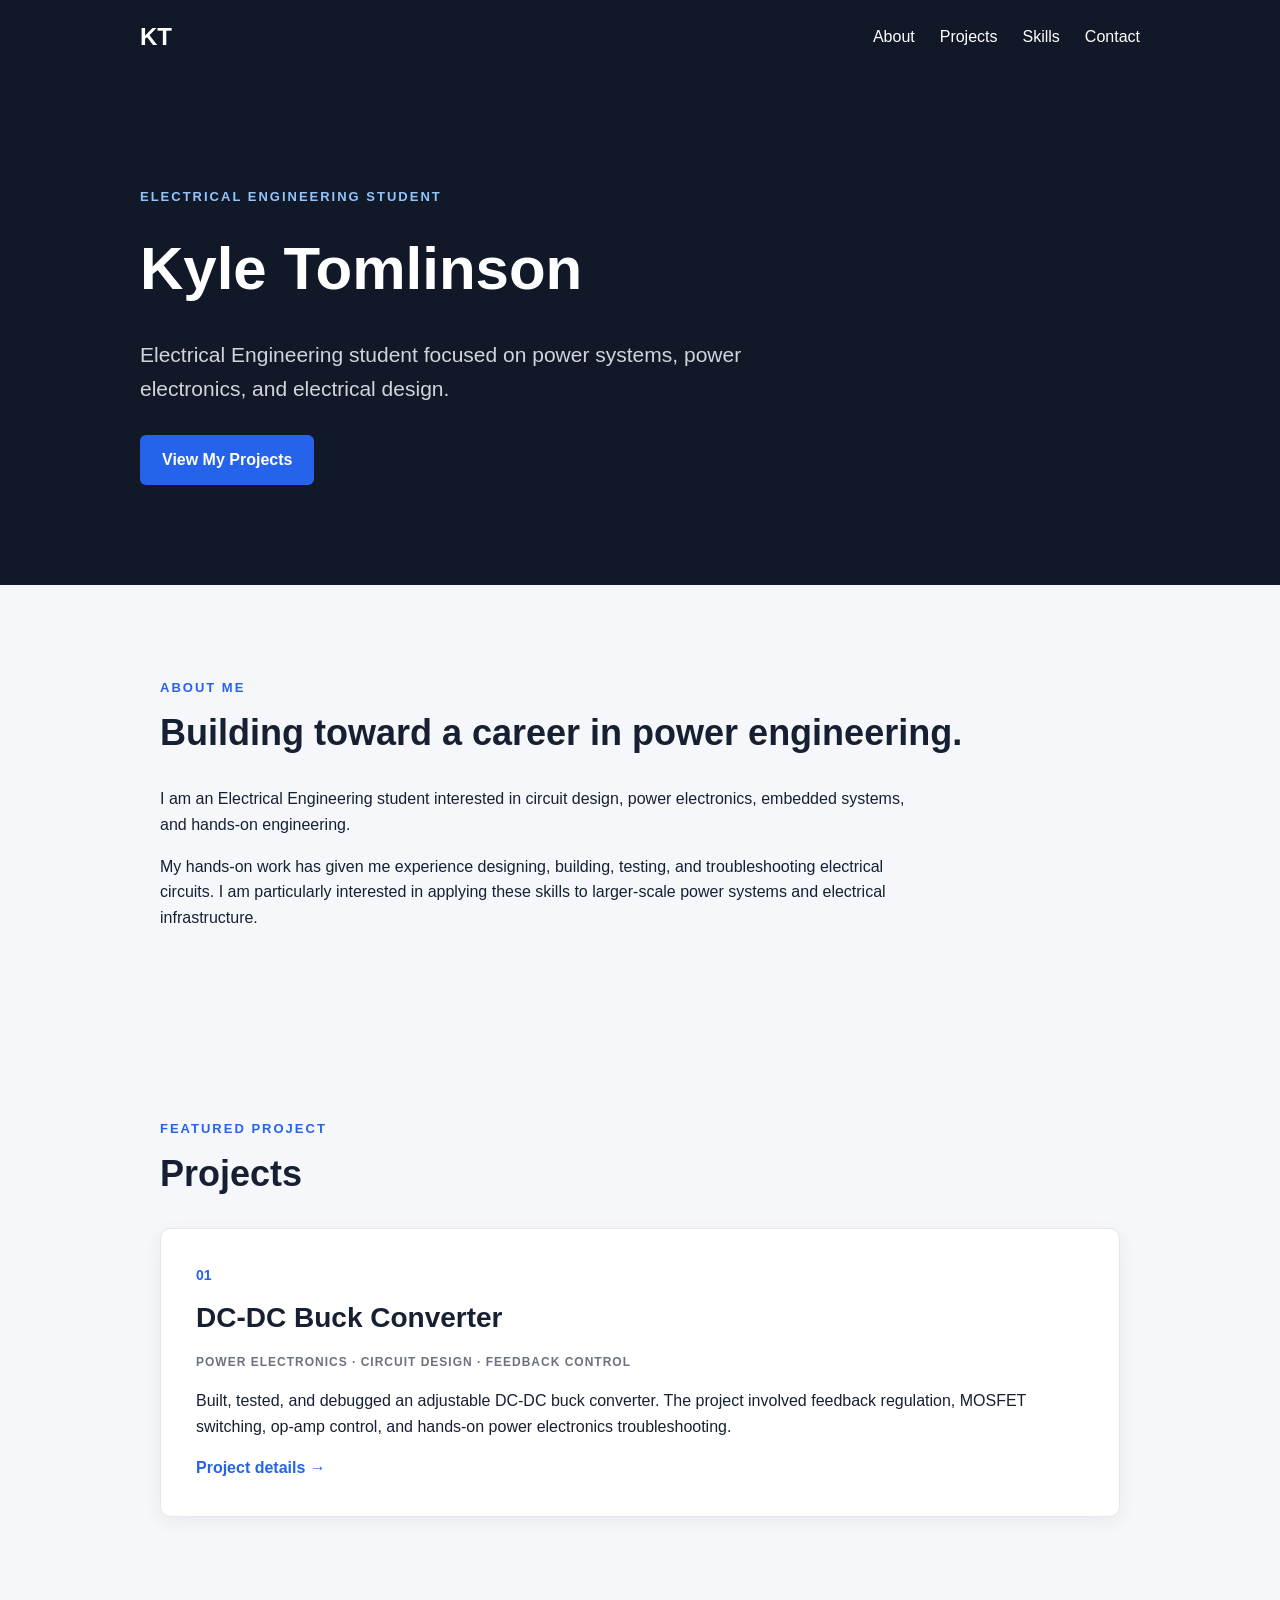
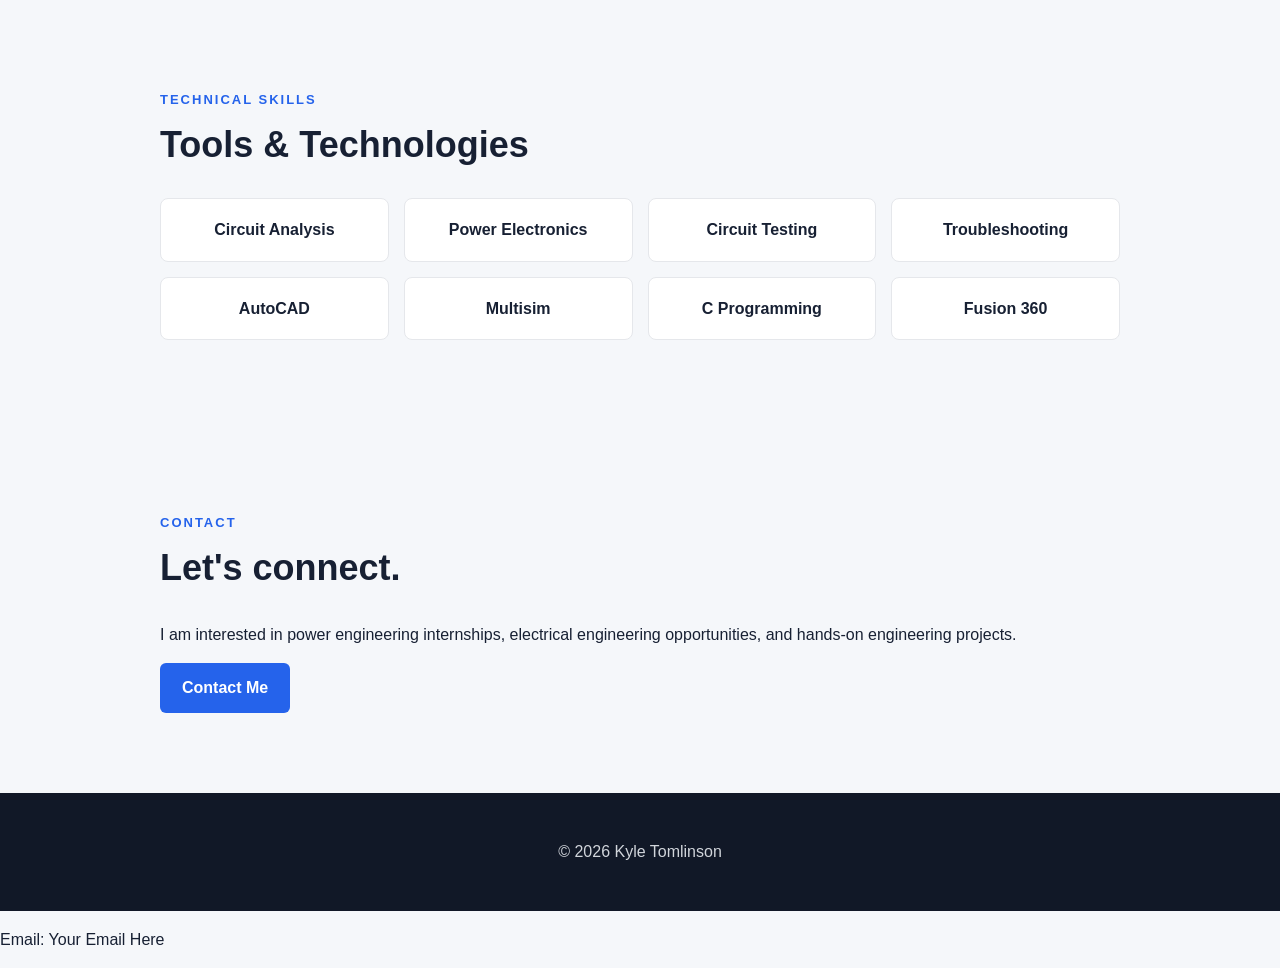
<file: index.html>
<!DOCTYPE html>
<html lang="en">

<head>
    <meta charset="UTF-8">
    <meta name="viewport" content="width=device-width, initial-scale=1.0">

    <title>Kyle Tomlinson | Electrical Engineering Portfolio</title>

    <link rel="stylesheet" href="style.css">
</head>

<body>

    <nav>
        <div class="nav-container">
            <a href="#" class="logo">KT</a>

            <div class="nav-links">
                <a href="#about">About</a>
                <a href="#projects">Projects</a>
                <a href="#skills">Skills</a>
                <a href="#contact">Contact</a>
            </div>
        </div>
    </nav>


    <header>
        <div class="hero">
            <p class="eyebrow">ELECTRICAL ENGINEERING STUDENT</p>

            <h1>Kyle Tomlinson</h1>

            <p class="hero-description">
                Electrical Engineering student focused on power systems,
                power electronics, and electrical design.
            </p>

            <a href="#projects" class="button">View My Projects</a>
        </div>
    </header>


    <main>

        <section id="about">
            <p class="section-label">ABOUT ME</p>

            <h2>Building toward a career in power engineering.</h2>

            <p>
                I am an Electrical Engineering student interested in
                circuit design, power electronics, embedded systems,
                and hands-on engineering.
            </p>

            <p>
                My hands-on work has given me experience designing,
                building, testing, and troubleshooting electrical circuits.
                I am particularly interested in applying these skills to
                larger-scale power systems and electrical infrastructure.
            </p>
        </section>


        <section id="projects">

            <p class="section-label">FEATURED PROJECT</p>

            <h2>Projects</h2>

            <div class="project-card">

                <div class="project-number">01</div>

                <h3>DC-DC Buck Converter</h3>

                <p class="project-type">
                    POWER ELECTRONICS · CIRCUIT DESIGN · FEEDBACK CONTROL
                </p>

                <p>
                    Built, tested, and debugged an adjustable
                    DC-DC buck converter. The project involved feedback
                    regulation, MOSFET switching, op-amp control, and
                    hands-on power electronics troubleshooting.
                </p>

                <a href="buck-converter.html" class="project-link">
                    Project details →
                </a>

            </div>

        </section>


        <section id="skills">

            <p class="section-label">TECHNICAL SKILLS</p>

            <h2>Tools & Technologies</h2>

            <div class="skills-grid">

                <div class="skill">Circuit Analysis</div>
                <div class="skill">Power Electronics</div>
                <div class="skill">Circuit Testing</div>
                <div class="skill">Troubleshooting</div>
                <div class="skill">AutoCAD</div>
                <div class="skill">Multisim</div>
                <div class="skill">C Programming</div>
                <div class="skill">Fusion 360</div>

            </div>

        </section>


        <section id="contact">

            <p class="section-label">CONTACT</p>

            <h2>Let's connect.</h2>

            <p>
                 I am interested in power engineering internships,
                 electrical engineering opportunities, and hands-on
                 engineering projects.
            </p>

            <a href="mailto:YOUR_EMAIL_HERE" class="button">
                Contact Me
            </a>

        </section>

    </main>


    <footer>
        <p>© 2026 Kyle Tomlinson</p>
    </footer>

</body>
</html>

    <p>
        Email: Your Email Here
    </p>

</body>
</html>
</file>
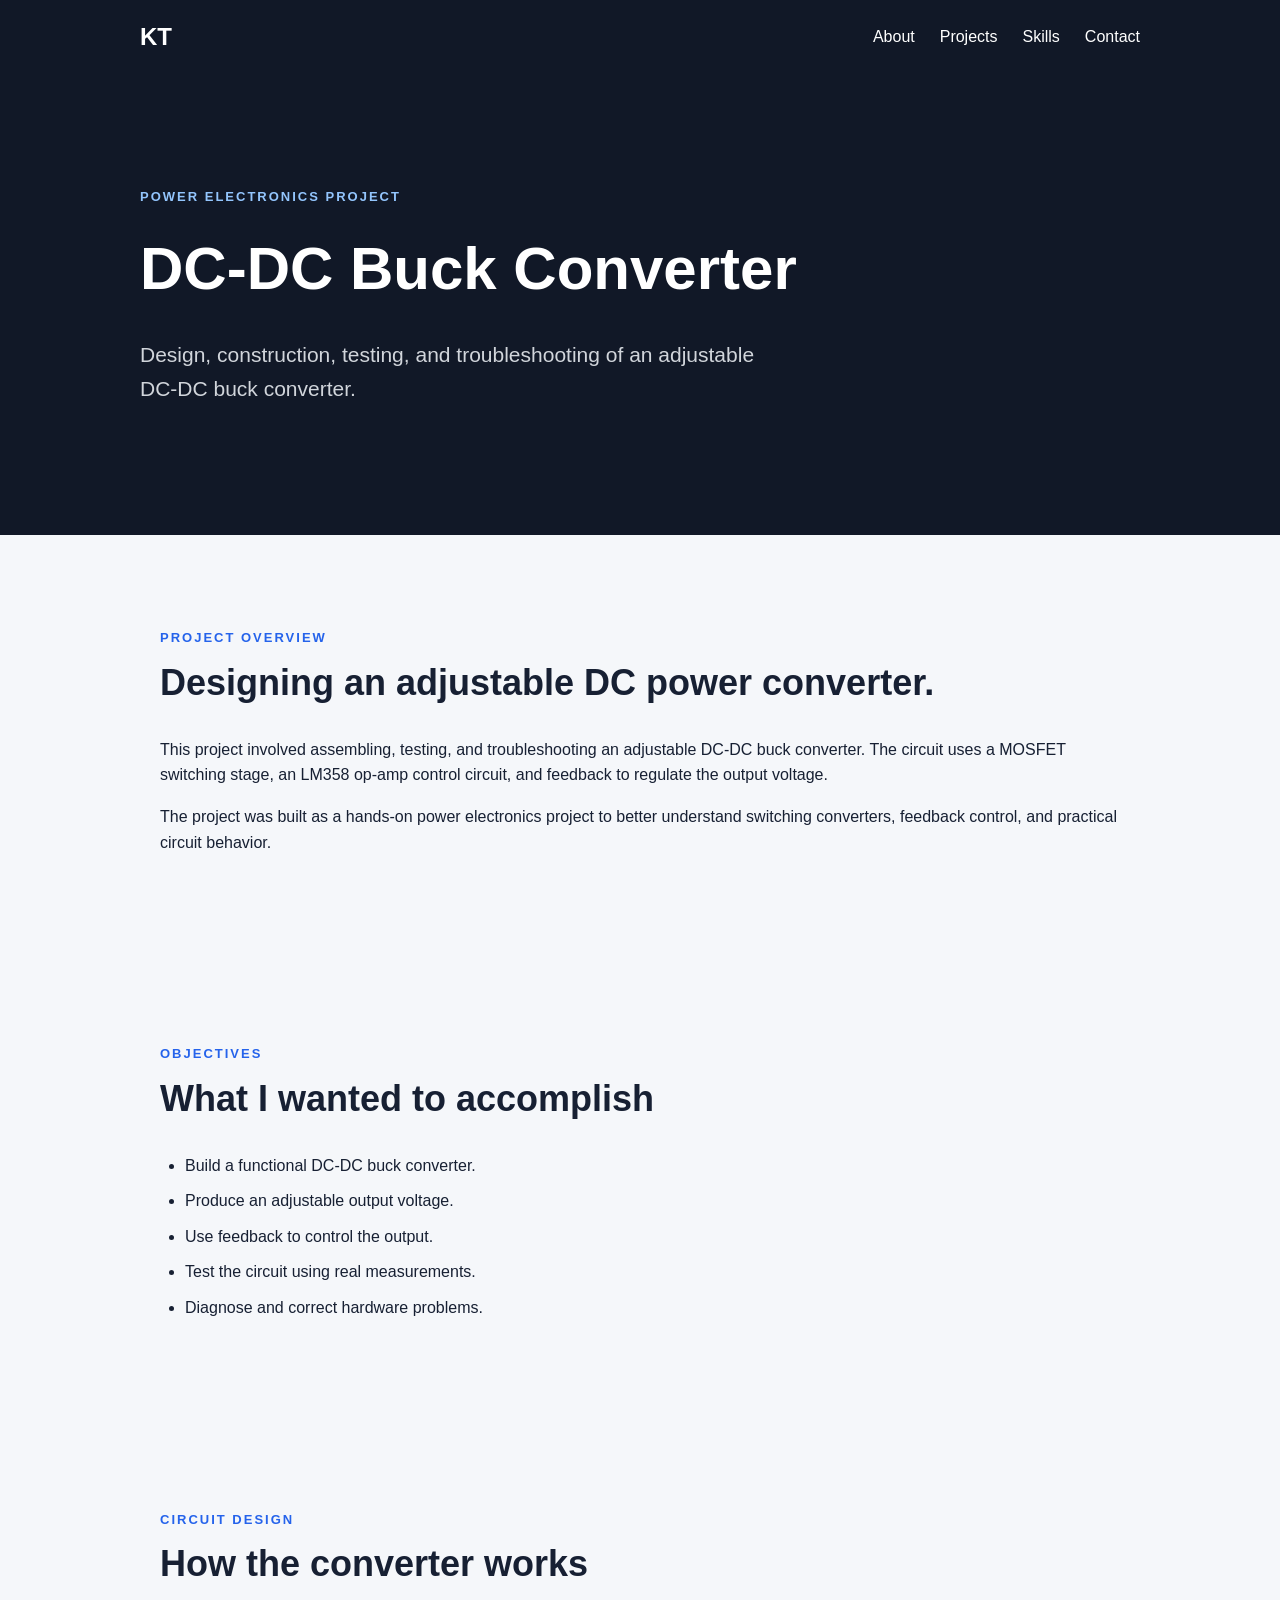
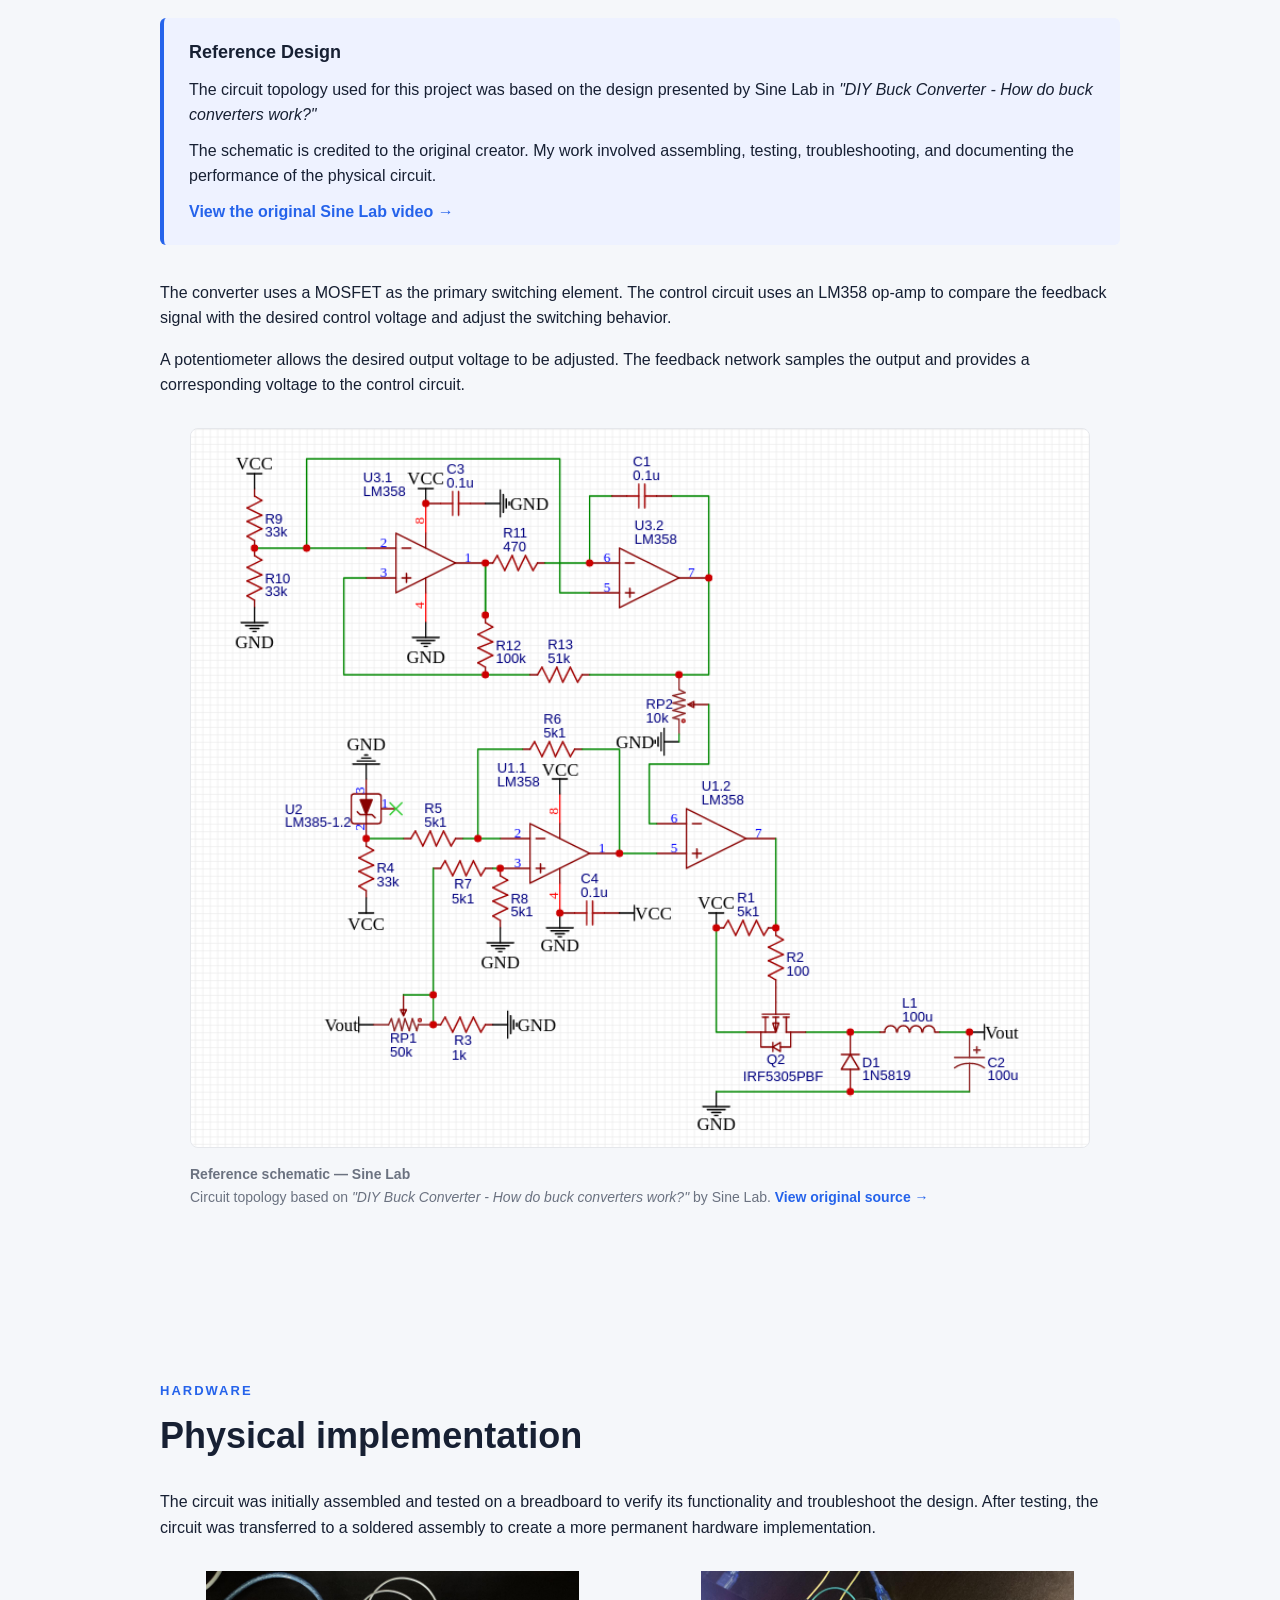
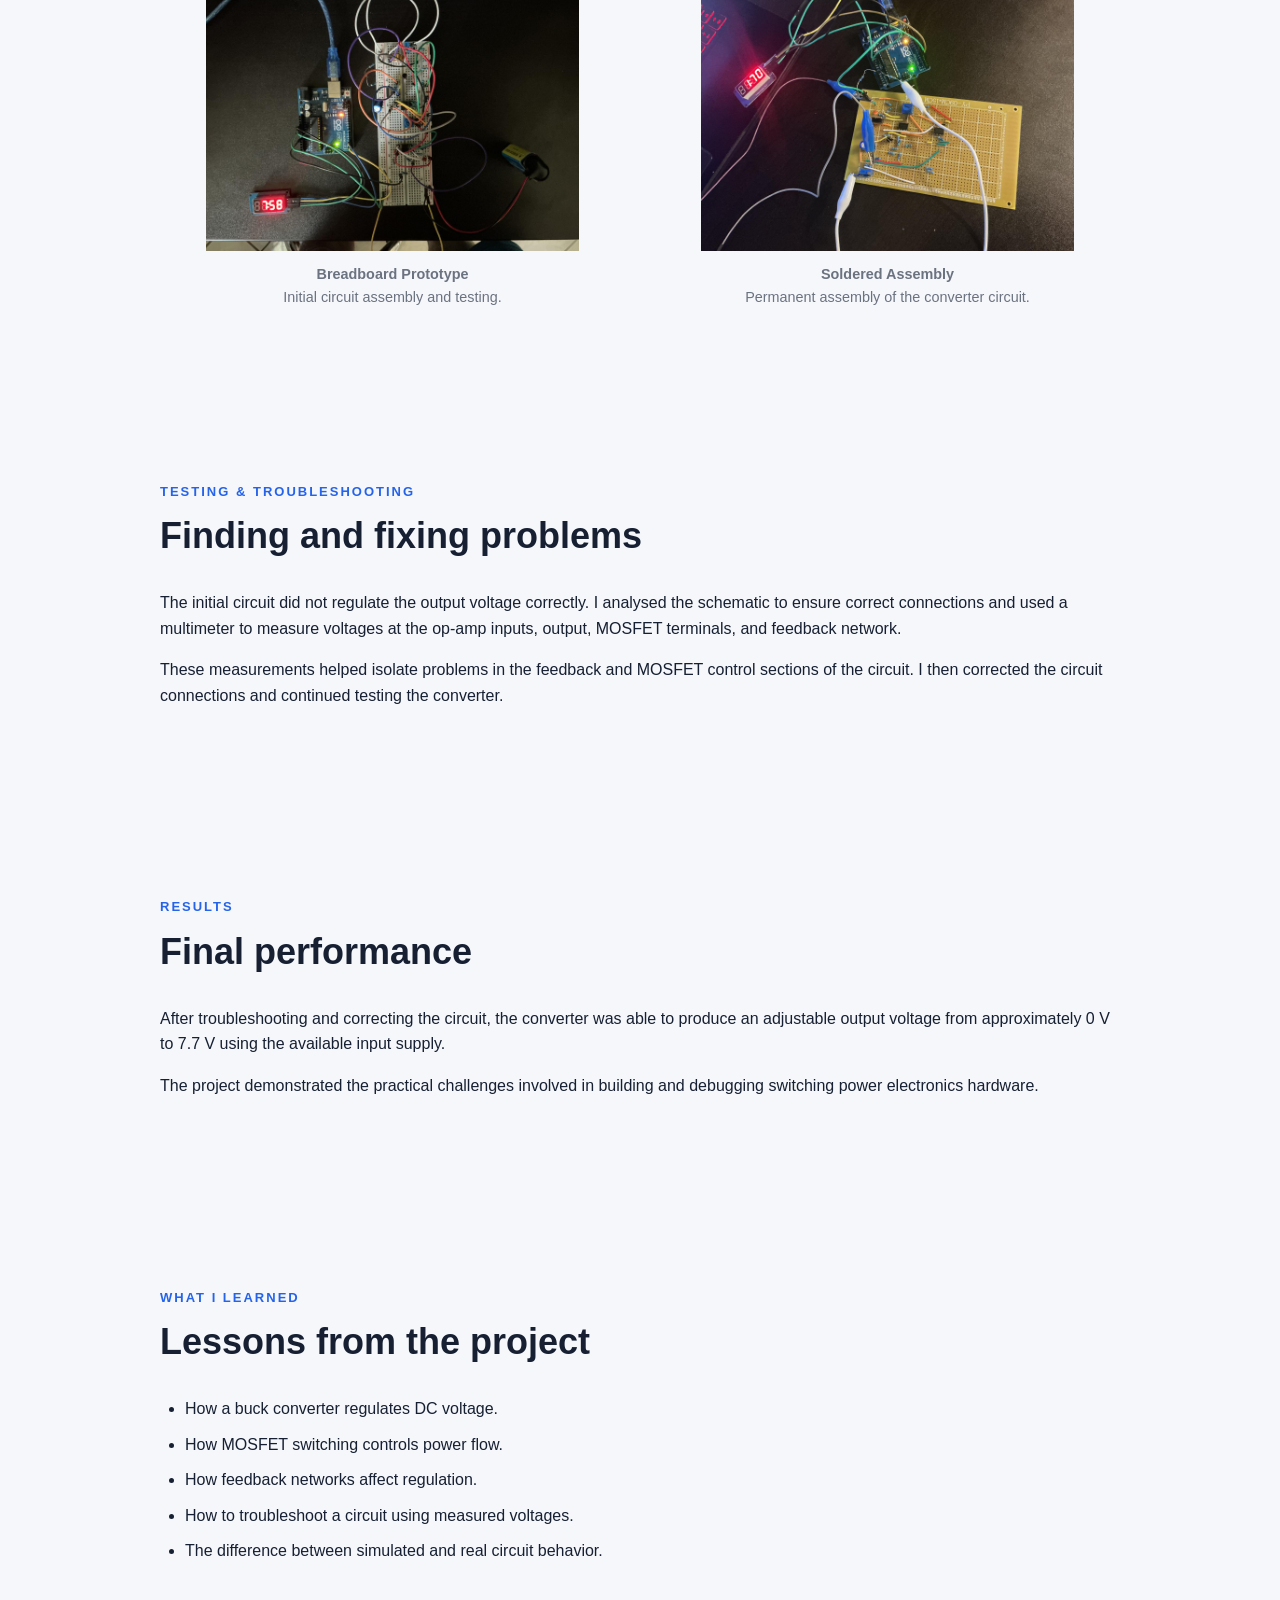
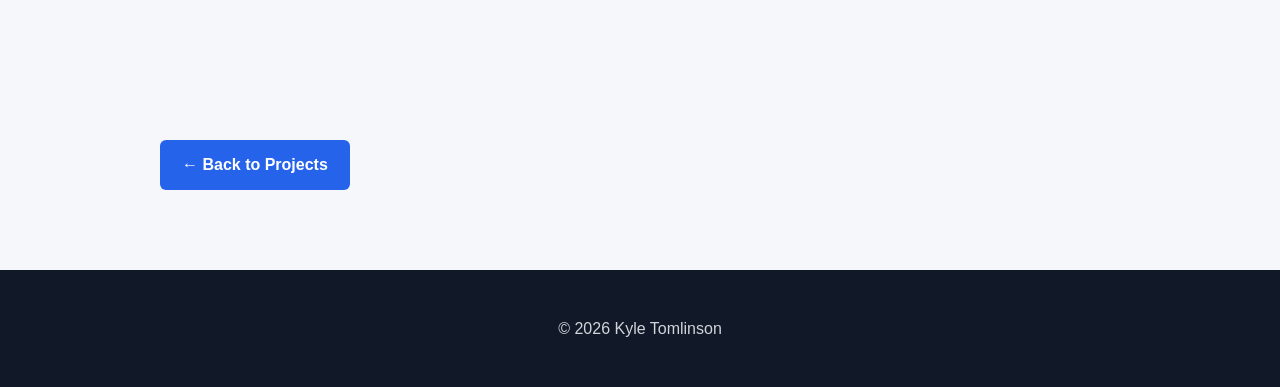
<file: buck-converter.html>
<!DOCTYPE html>
<html lang="en">

<head>
    <meta charset="UTF-8">
    <meta name="viewport" content="width=device-width, initial-scale=1.0">

    <title>DC-DC Buck Converter | Kyle Tomlinson</title>

    <link rel="stylesheet" href="style.css">
</head>

<body>

    <nav>
        <div class="nav-container">
            <a href="index.html" class="logo">KT</a>

            <div class="nav-links">
                <a href="index.html#about">About</a>
                <a href="index.html#projects">Projects</a>
                <a href="index.html#skills">Skills</a>
                <a href="index.html#contact">Contact</a>
            </div>
        </div>
    </nav>


    <header>
        <div class="hero">

            <p class="eyebrow">POWER ELECTRONICS PROJECT</p>

            <h1>DC-DC Buck Converter</h1>

            <p class="hero-description">
                Design, construction, testing, and troubleshooting
                of an adjustable DC-DC buck converter.
            </p>

        </div>
    </header>


    <main>

        <section>

            <p class="section-label">PROJECT OVERVIEW</p>

            <h2>Designing an adjustable DC power converter.</h2>

            <p>
                This project involved assembling, testing,
                and troubleshooting an adjustable DC-DC buck converter.
                The circuit uses a MOSFET switching stage, an LM358
                op-amp control circuit, and feedback to regulate the
                output voltage.
            </p>

            <p>
                The project was built as a hands-on power electronics
                project to better understand switching converters,
                feedback control, and practical circuit behavior.
            </p>

        </section>


        <section>

            <p class="section-label">OBJECTIVES</p>

            <h2>What I wanted to accomplish</h2>

            <ul>
                <li>Build a functional DC-DC buck converter.</li>
                <li>Produce an adjustable output voltage.</li>
                <li>Use feedback to control the output.</li>
                <li>Test the circuit using real measurements.</li>
                <li>Diagnose and correct hardware problems.</li>
            </ul>

        </section>


        <section>

            <p class="section-label">CIRCUIT DESIGN</p>

            <h2>How the converter works</h2>
<div class="reference-design">
    <strong>Reference Design</strong>

    <p>
        The circuit topology used for this project was based on
        the design presented by Sine Lab in
        <em>"DIY Buck Converter - How do buck converters work?"</em>
    </p>

    <p>
        The schematic is credited to the original creator.
        My work involved assembling, testing, troubleshooting,
        and documenting the performance of the physical circuit.
    </p>

    <a href="https://youtu.be/IfPAvD2_Fds" target="_blank">
        View the original Sine Lab video →
    </a>
</div>
            <p>
                The converter uses a MOSFET as the primary switching
                element. The control circuit uses an LM358 op-amp
                to compare the feedback signal with the desired
                control voltage and adjust the switching behavior.
            </p>

            <p>
                A potentiometer allows the desired output voltage
                to be adjusted. The feedback network samples the
                output and provides a corresponding voltage to the
                control circuit.
            </p>

            <div class="project-image">
    <img src="buck_converter_schematic.png"
         alt="Reference schematic for the DC-DC buck converter">
    
    <p class="image-caption">
        <strong>Reference schematic — Sine Lab</strong><br>
        Circuit topology based on
        <em>"DIY Buck Converter - How do buck converters work?"</em>
        by Sine Lab.
        <a href="https://youtu.be/IfPAvD2_Fds" target="_blank">
            View original source →
        </a>
    </p>
</div>

        </section>

        <section>

    <p class="section-label">HARDWARE</p>

    <h2>Physical implementation</h2>

    <p>
        The circuit was initially assembled and tested on a
        breadboard to verify its functionality and troubleshoot
        the design. After testing, the circuit was transferred
        to a soldered assembly to create a more permanent
        hardware implementation.
    </p>

    <div class="hardware-gallery">

        <div class="hardware-item">
            <img src="buck_converter_breadboard.jpeg"
                 alt="Buck converter assembled on a breadboard">

            <p class="image-caption">
                <strong>Breadboard Prototype</strong><br>
                Initial circuit assembly and testing.
            </p>
        </div>

        <div class="hardware-item">
            <img src="buck_converter_soldered.jpeg"
                 alt="Buck converter soldered circuit assembly">

            <p class="image-caption">
                <strong>Soldered Assembly</strong><br>
                Permanent assembly of the converter circuit.
            </p>
        </div>

    </div>

</section>

        <section>

            <p class="section-label">TESTING & TROUBLESHOOTING</p>

            <h2>Finding and fixing problems</h2>

            <p>
                The initial circuit did not regulate the output
                voltage correctly. I analysed the schematic to ensure correct connections and used a multimeter to measure
                voltages at the op-amp inputs, output, MOSFET
                terminals, and feedback network.
            </p>

            <p>
                These measurements helped isolate problems in the
                feedback and MOSFET control sections of the circuit.
                I then corrected the circuit connections and
                continued testing the converter.
            </p>

            

        </section>


        <section>

            <p class="section-label">RESULTS</p>

            <h2>Final performance</h2>

            <p>
                After troubleshooting and correcting the circuit,
                the converter was able to produce an adjustable
                output voltage from approximately 0 V to 7.7 V
                using the available input supply.
            </p>

            <p>
                The project demonstrated the practical challenges
                involved in building and debugging switching
                power electronics hardware.
            </p>

        </section>


        <section>

            <p class="section-label">WHAT I LEARNED</p>

            <h2>Lessons from the project</h2>

            <ul>
                <li>How a buck converter regulates DC voltage.</li>
                <li>How MOSFET switching controls power flow.</li>
                <li>How feedback networks affect regulation.</li>
                <li>How to troubleshoot a circuit using measured voltages.</li>
                <li>The difference between simulated and real circuit behavior.</li>
            </ul>

        </section>


        <section>

            <a href="index.html#projects" class="button">
                ← Back to Projects
            </a>

        </section>

    </main>


    <footer>
        <p>© 2026 Kyle Tomlinson</p>
    </footer>

</body>
</html>
</file>
<file: style.css>
* {
    box-sizing: border-box;
}

html {
    scroll-behavior: smooth;
}

body {
    margin: 0;
    font-family: Arial, sans-serif;
    background-color: #f5f7fa;
    color: #172033;
    line-height: 1.6;
}

/* Navigation */

nav {
    background-color: #111827;
    padding: 18px 20px;
}

.nav-container {
    max-width: 1000px;
    margin: auto;
    display: flex;
    justify-content: space-between;
    align-items: center;
}

.logo {
    color: white;
    text-decoration: none;
    font-size: 24px;
    font-weight: bold;
}

.nav-links {
    display: flex;
    gap: 25px;
}

.nav-links a {
    color: white;
    text-decoration: none;
}

.nav-links a:hover {
    text-decoration: underline;
}

/* Hero section */

header {
    background-color: #111827;
    color: white;
    padding: 100px 20px;
}

.hero {
    max-width: 1000px;
    margin: auto;
}

.eyebrow,
.section-label {
    font-size: 13px;
    font-weight: bold;
    letter-spacing: 2px;
}

.eyebrow {
    color: #93c5fd;
}

.hero h1 {
    font-size: 60px;
    margin: 10px 0;
}

.hero-description {
    max-width: 650px;
    font-size: 21px;
    color: #d1d5db;
    margin-bottom: 30px;
}

/* Buttons */

.button {
    display: inline-block;
    background-color: #2563eb;
    color: white;
    padding: 12px 22px;
    border-radius: 6px;
    text-decoration: none;
    font-weight: bold;
}

.button:hover {
    background-color: #1d4ed8;
}

/* Main sections */

main {
    max-width: 1000px;
    margin: auto;
}

section {
    padding: 80px 20px;
}

.section-label {
    color: #2563eb;
    margin-bottom: 5px;
}

section h2 {
    font-size: 36px;
    margin-top: 0;
    margin-bottom: 25px;
}

/* About */

#about p:not(.section-label) {
    max-width: 750px;
}

/* Project */

.project-card {
    background-color: white;
    padding: 35px;
    border-radius: 10px;
    border: 1px solid #e5e7eb;
    box-shadow: 0 5px 20px rgba(0, 0, 0, 0.06);
}

.project-number {
    font-size: 14px;
    font-weight: bold;
    color: #2563eb;
}

.project-card h3 {
    font-size: 28px;
    margin: 10px 0;
}

.project-type {
    font-size: 12px;
    font-weight: bold;
    letter-spacing: 1px;
    color: #6b7280;
}

.project-link {
    color: #2563eb;
    font-weight: bold;
    text-decoration: none;
}

.project-link:hover {
    text-decoration: underline;
}

/* Skills */

.skills-grid {
    display: grid;
    grid-template-columns: repeat(4, 1fr);
    gap: 15px;
}

.skill {
    background-color: white;
    padding: 18px;
    border: 1px solid #e5e7eb;
    border-radius: 8px;
    text-align: center;
    font-weight: bold;
}

/* Footer */

footer {
    background-color: #111827;
    color: #d1d5db;
    text-align: center;
    padding: 30px;
}

/* Mobile */

@media (max-width: 700px) {

    .nav-links {
        gap: 12px;
        font-size: 14px;
    }

    .hero h1 {
        font-size: 42px;
    }

    .hero-description {
        font-size: 18px;
    }

    .skills-grid {
        grid-template-columns: repeat(2, 1fr);
    }
}
/* Project page */

.project-placeholder {
    margin-top: 30px;
    min-height: 220px;
    display: flex;
    align-items: center;
    justify-content: center;
    background-color: #e5e7eb;
    border: 2px dashed #9ca3af;
    border-radius: 10px;
    color: #6b7280;
}

.project-placeholder p {
    margin: 0;
}

section ul {
    max-width: 750px;
    padding-left: 25px;
}

section li {
    margin-bottom: 10px;
}

.reference-design {
    background-color: #eef2ff;
    border-left: 4px solid #2563eb;
    padding: 20px 25px;
    margin: 25px 0 35px 0;
    border-radius: 6px;
}

.reference-design strong {
    font-size: 18px;
}

.reference-design p {
    margin: 10px 0;
}

.reference-design a {
    color: #2563eb;
    font-weight: bold;
    text-decoration: none;
}

.reference-design a:hover {
    text-decoration: underline;
}

.project-image {
    margin-top: 30px;
}

.project-image img {
    display: block;
    width: 100%;
    max-width: 900px;
    height: auto;
    margin: 0 auto;
    border-radius: 8px;
    border: 1px solid #e5e7eb;
    background-color: white;
}

.image-caption {
    max-width: 900px;
    margin: 15px auto 0 auto;
    font-size: 14px;
    color: #6b7280;
}

.image-caption a {
    color: #2563eb;
    font-weight: bold;
    text-decoration: none;
}

.image-caption a:hover {
    text-decoration: underline;
}


   .hardware-gallery {
    display: grid;
    grid-template-columns: repeat(2, 1fr);
    gap: 30px;
    margin-top: 30px;
}

.hardware-item img {
    width: 100%;
    max-width: 450px;
    height: 280px;
    object-fit: contain;
    display: block;
    margin: 0 auto;
    border-radius: 8px;
}

.hardware-item .image-caption {
    margin-top: 12px;
    text-align: center;
    font-size: 0.9rem;
}

@media (max-width: 700px) {
    .hardware-gallery {
        grid-template-columns: 1fr;
    }
}
@media (max-width: 700px) {
    .hardware-gallery {
        grid-template-columns: 1fr;
    }
}
</file>
